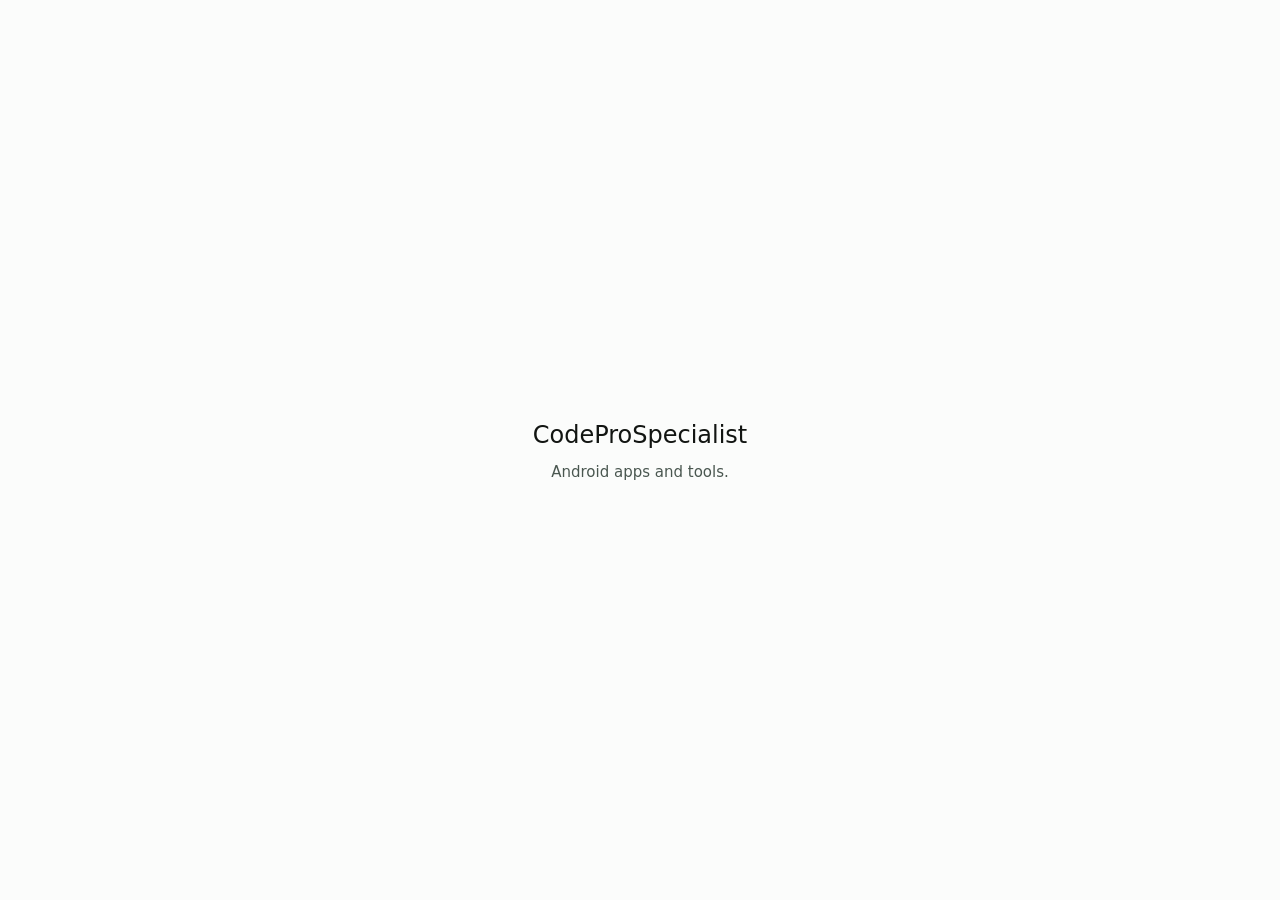
<file: index.html>
<!DOCTYPE html>
<html lang="en">
<head>
<meta charset="utf-8">
<meta name="viewport" content="width=device-width, initial-scale=1">
<title>CodeProSpecialist</title>
<style>
  body {
    margin: 0; min-height: 100vh; display: flex;
    align-items: center; justify-content: center;
    background: #FBFCFB; color: #121512;
    font: 500 17px/1.6 system-ui, -apple-system, "Segoe UI", Roboto, sans-serif;
  }
  main { text-align: center; padding: 24px; }
  h1 { font-size: 24px; font-weight: 500; margin: 0 0 6px; }
  p { color: #4A5750; margin: 0; font-size: 15px; }
</style>
</head>
<body>
<main>
  <h1>CodeProSpecialist</h1>
  <p>Android apps and tools.</p>
</main>
</body>
</html>
</file>
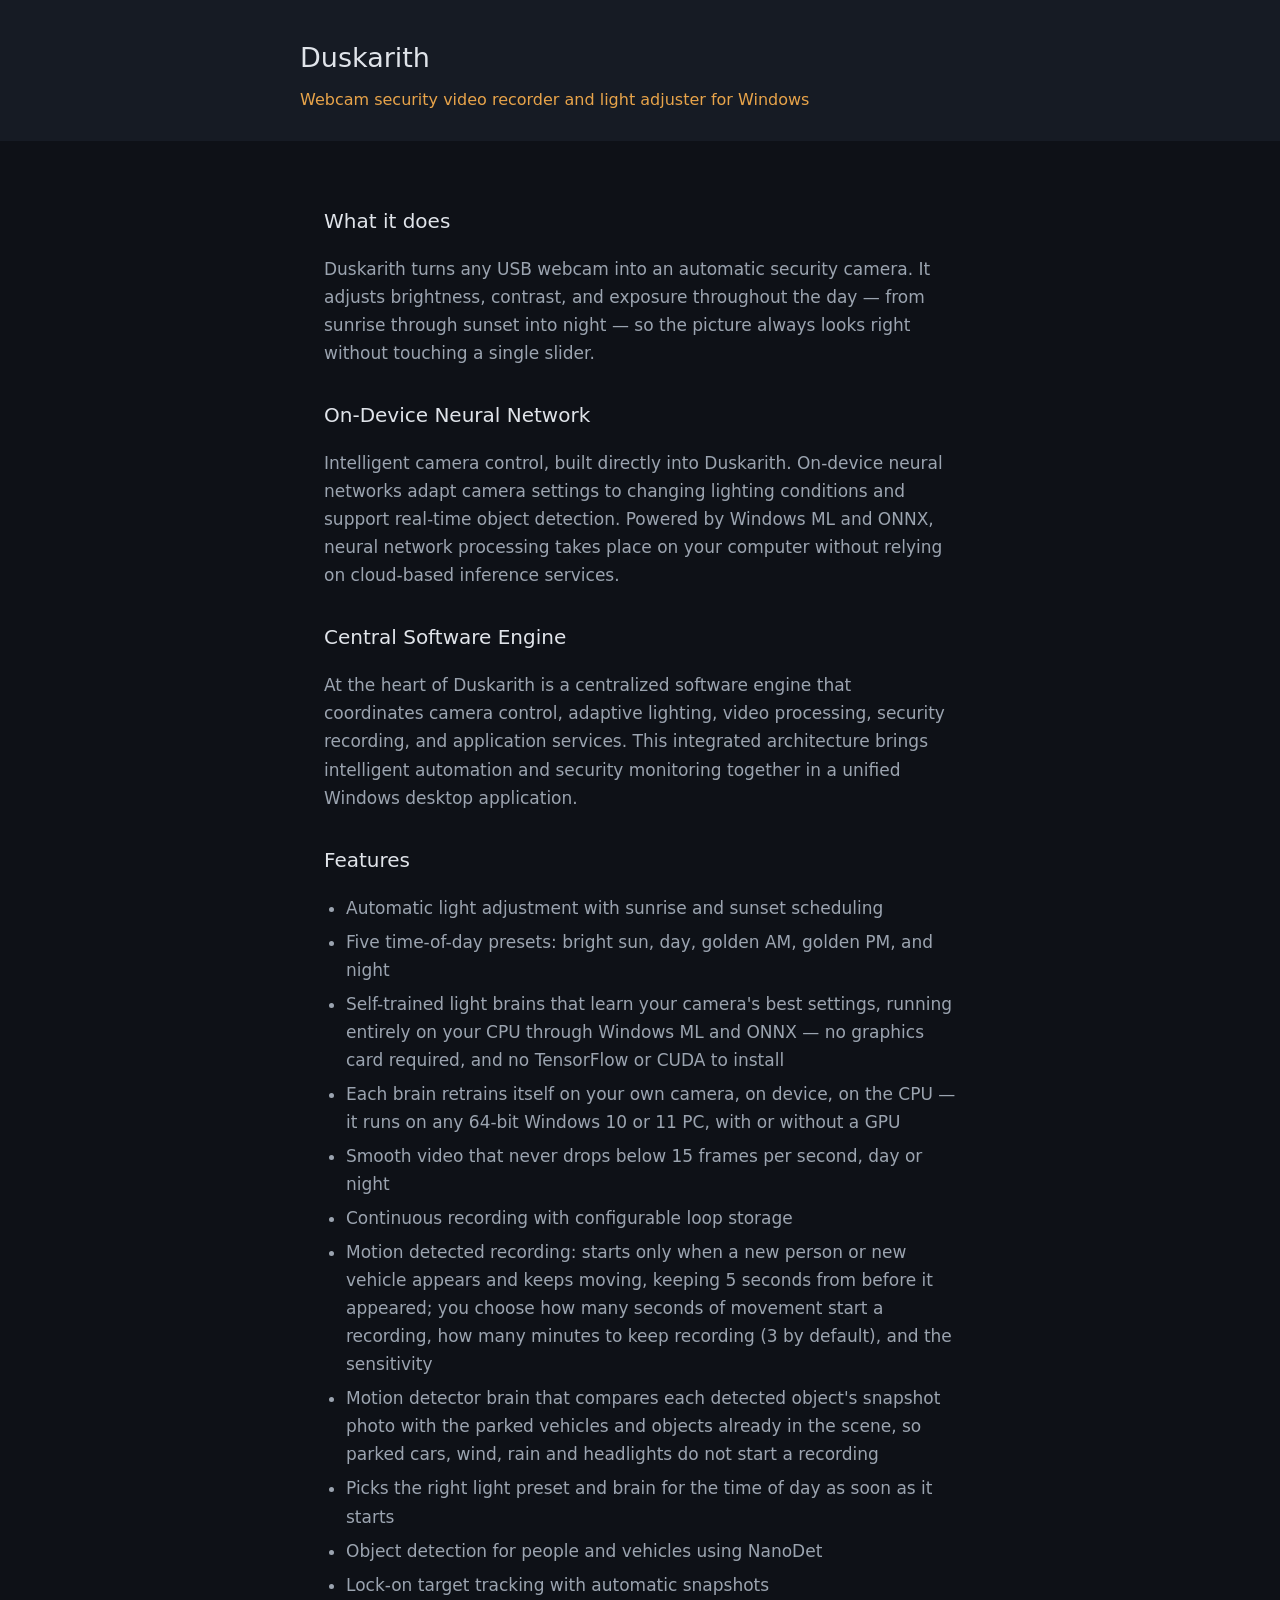
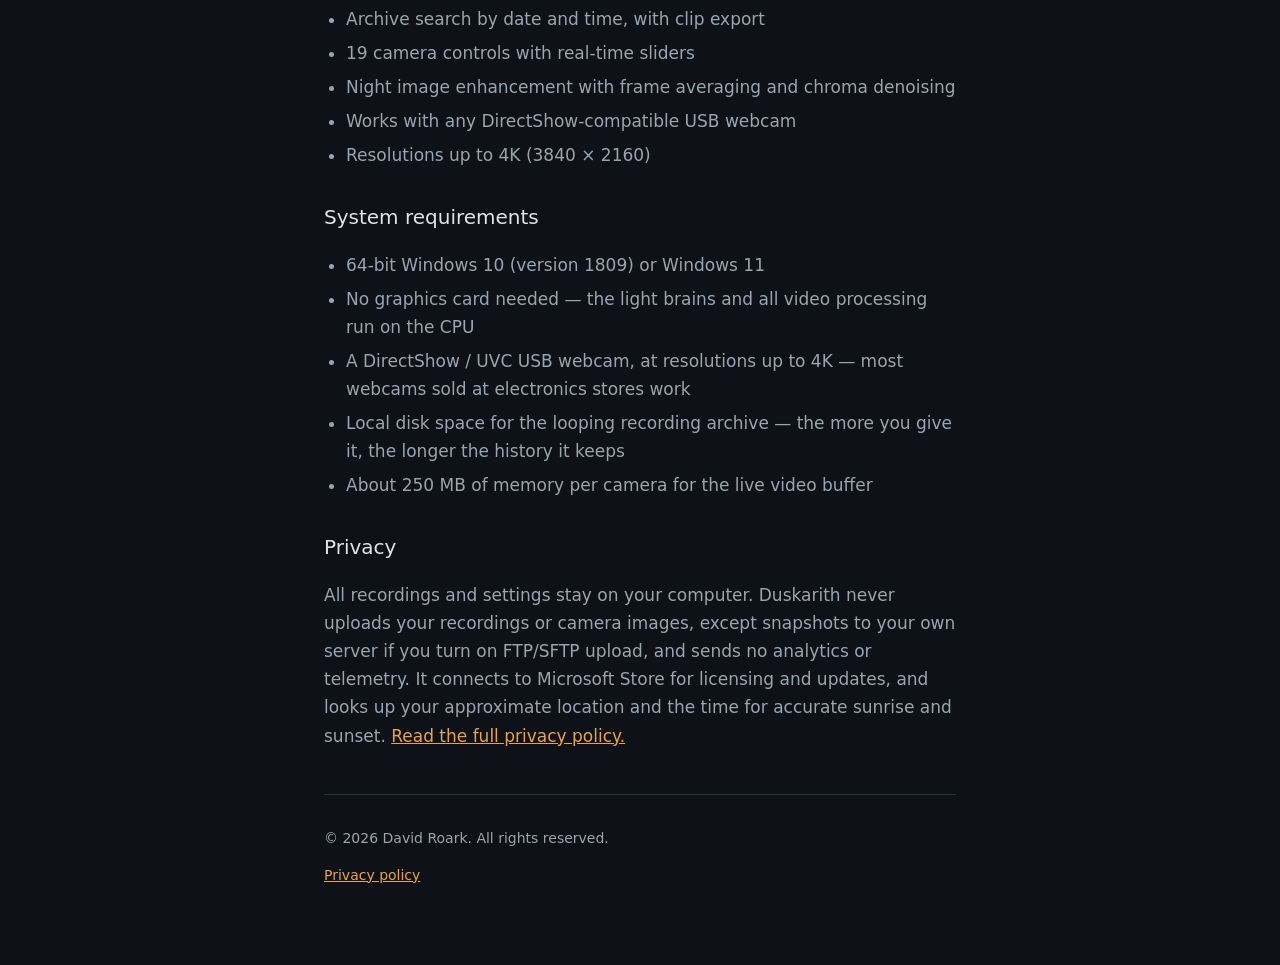
<file: duskarith/index.html>
<!DOCTYPE html>
<html lang="en">
<head>
<meta charset="utf-8">
<meta name="viewport" content="width=device-width, initial-scale=1">
<title>Duskarith — webcam security video recorder and light adjuster</title>
<style>
  :root {
    --bg: #0E1117; --header: #161B24; --ink: #E0E4EA;
    --muted: #9BA4B0; --accent: #E8A44A; --rule: #2A3040;
  }
  * { box-sizing: border-box; }
  body {
    margin: 0; background: var(--bg); color: var(--ink);
    font: 500 17px/1.65 system-ui, -apple-system, "Segoe UI", Roboto, sans-serif;
  }
  header { background: var(--header); padding: 36px 24px 28px; }
  .wrap { max-width: 680px; margin: 0 auto; }
  h1 { margin: 0 0 6px; font-size: 27px; font-weight: 500; }
  .tagline { color: var(--accent); font-size: 16px; margin: 0; }
  main { max-width: 680px; margin: 0 auto; padding: 32px 24px 64px; }
  h2 { font-size: 20px; font-weight: 500; margin: 32px 0 10px; }
  p { color: var(--muted); }
  ul { color: var(--muted); padding-left: 22px; }
  li { margin-bottom: 6px; }
  a { color: var(--accent); word-break: break-word; }
  footer {
    border-top: 1px solid var(--rule); margin-top: 44px; padding-top: 18px;
    font-size: 14px; color: var(--muted);
  }
</style>
</head>
<body>
<header>
  <div class="wrap">
    <h1>Duskarith</h1>
    <p class="tagline">Webcam security video recorder and light adjuster for Windows</p>
  </div>
</header>
<main>
  <h2>What it does</h2>
  <p>Duskarith turns any USB webcam into an automatic security camera. It adjusts
     brightness, contrast, and exposure throughout the day — from sunrise through
     sunset into night — so the picture always looks right without touching a
     single slider.</p>

  <h2>On-Device Neural Network</h2>
  <p>Intelligent camera control, built directly into Duskarith. On-device neural
     networks adapt camera settings to changing lighting conditions and support
     real-time object detection. Powered by Windows ML and ONNX, neural network
     processing takes place on your computer without relying on cloud-based
     inference services.</p>

  <h2>Central Software Engine</h2>
  <p>At the heart of Duskarith is a centralized software engine that coordinates
     camera control, adaptive lighting, video processing, security recording,
     and application services. This integrated architecture brings intelligent
     automation and security monitoring together in a unified Windows desktop
     application.</p>

  <h2>Features</h2>
  <ul>
    <li>Automatic light adjustment with sunrise and sunset scheduling</li>
    <li>Five time-of-day presets: bright sun, day, golden AM, golden PM, and night</li>
    <li>Self-trained light brains that learn your camera's best settings,
        running entirely on your CPU through Windows ML and ONNX &mdash; no
        graphics card required, and no TensorFlow or CUDA to install</li>
    <li>Each brain retrains itself on your own camera, on device, on the CPU
        &mdash; it runs on any 64-bit Windows 10 or 11 PC, with or without a GPU</li>
    <li>Smooth video that never drops below 15 frames per second, day or night</li>
    <li>Continuous recording with configurable loop storage</li>
    <li>Motion detected recording: starts only when a new person or new
      vehicle appears and keeps moving, keeping 5 seconds from before it
      appeared; you choose how many seconds of movement start a recording,
      how many minutes to keep recording (3 by default), and the
      sensitivity</li>
    <li>Motion detector brain that compares each detected object's snapshot
      photo with the parked vehicles and objects already in the scene, so
      parked cars, wind, rain and headlights do not start a recording</li>
    <li>Picks the right light preset and brain for the time of day as soon
      as it starts</li>
    <li>Object detection for people and vehicles using NanoDet</li>
    <li>Lock-on target tracking with automatic snapshots</li>
    <li>Archive search by date and time, with clip export</li>
    <li>19 camera controls with real-time sliders</li>
    <li>Night image enhancement with frame averaging and chroma denoising</li>
    <li>Works with any DirectShow-compatible USB webcam</li>
    <li>Resolutions up to 4K (3840 &times; 2160)</li>
  </ul>

  <h2>System requirements</h2>
  <ul>
    <li>64-bit Windows 10 (version 1809) or Windows 11</li>
    <li>No graphics card needed &mdash; the light brains and all video
        processing run on the CPU</li>
    <li>A DirectShow / UVC USB webcam, at resolutions up to 4K &mdash; most
        webcams sold at electronics stores work</li>
    <li>Local disk space for the looping recording archive &mdash; the more you
        give it, the longer the history it keeps</li>
    <li>About 250&nbsp;MB of memory per camera for the live video buffer</li>
  </ul>

  <h2>Privacy</h2>
  <p>All recordings and settings stay on your computer. Duskarith never uploads
     your recordings or camera images, except snapshots to your own server if
     you turn on FTP/SFTP upload, and sends no analytics or telemetry. It
     connects to Microsoft Store for licensing and updates, and looks up your
     approximate location and the time for accurate sunrise and sunset.
     <a href="privacy.html">Read the full privacy policy.</a></p>

  <footer>
    <p>&copy; 2026 David Roark. All rights reserved.</p>
    <p><a href="privacy.html">Privacy policy</a></p>
  </footer>
</main>
</body>
</html>
</file>
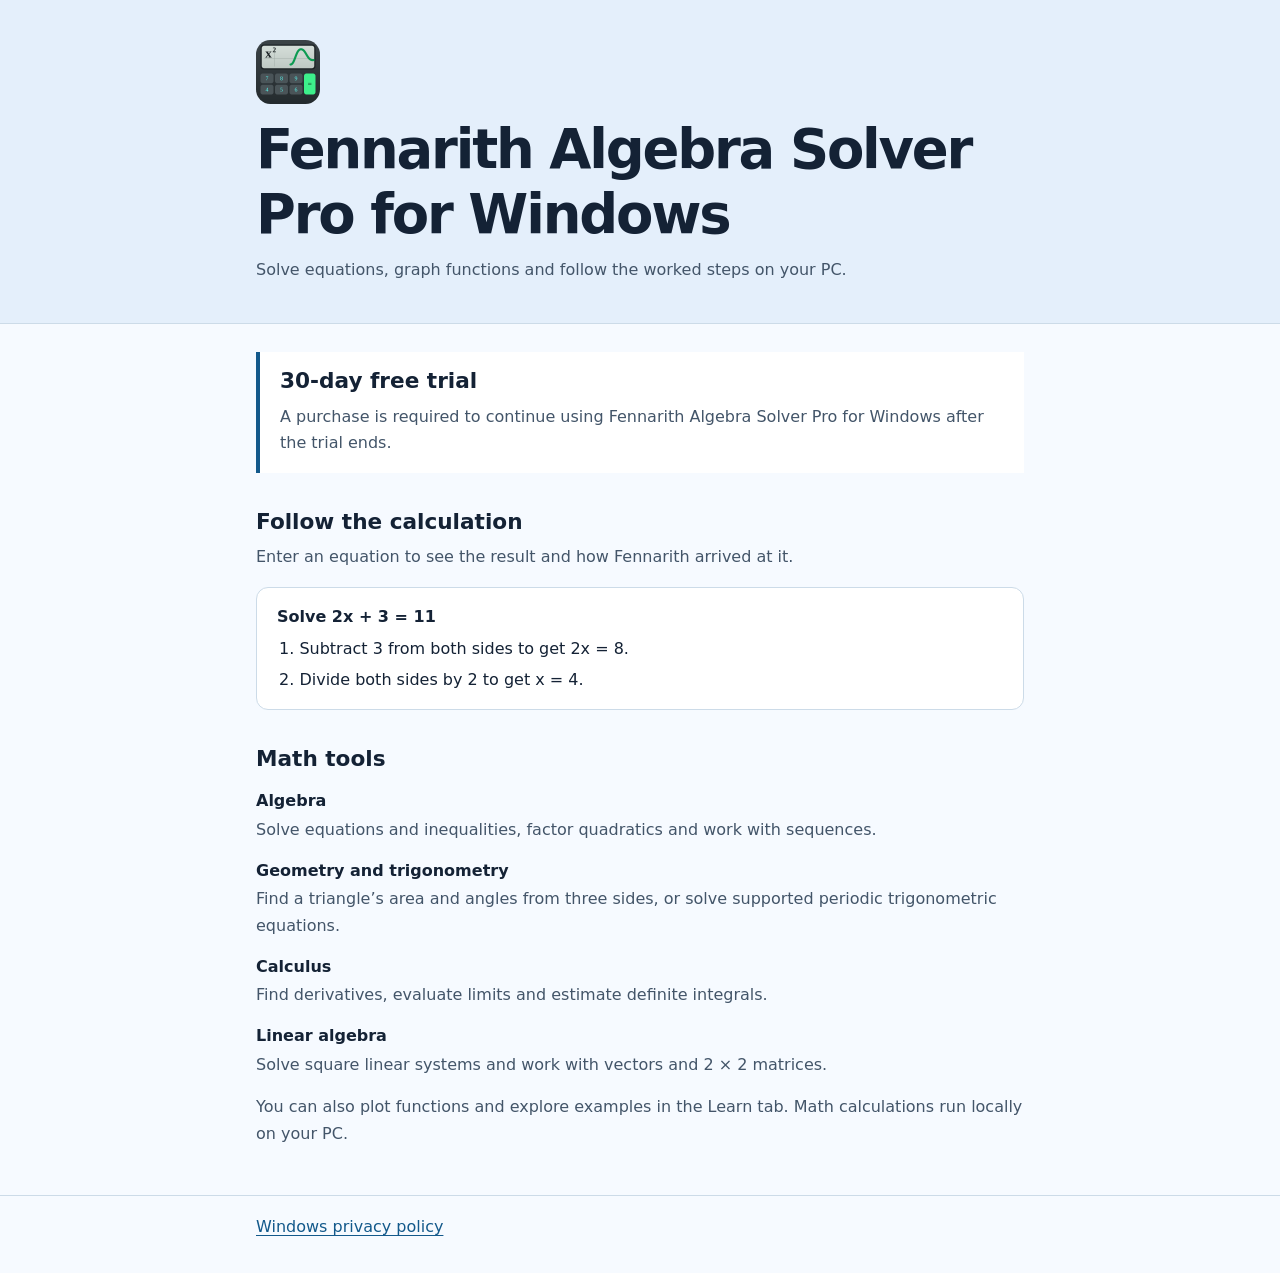
<file: fennarith-windows/index.html>
<!DOCTYPE html>
<html lang="en">
<head>
  <meta charset="utf-8">
  <meta name="viewport" content="width=device-width, initial-scale=1">
  <meta name="description" content="Fennarith Algebra Solver Pro for Windows is an offline math solver with worked steps, function graphs and lessons. A purchase is required after the 30-day free trial.">
  <title>Fennarith Algebra Solver Pro for Windows</title>
  <link rel="icon" href="icon.png" type="image/png">
  <link rel="stylesheet" href="style.css">
</head>
<body>
<header>
  <div class="wrap">
    <div class="brand">
      <img src="icon.png" width="64" height="64" alt="">
      <h1>Fennarith Algebra Solver Pro for Windows</h1>
    </div>
    <p>Solve equations, graph functions and follow the worked steps on your PC.</p>
  </div>
</header>
<main class="wrap">
  <section class="trial" aria-labelledby="trial">
    <h2 id="trial">30-day free trial</h2>
    <p>A purchase is required to continue using Fennarith Algebra Solver Pro for Windows after the trial ends.</p>
  </section>

  <section aria-labelledby="worked-example">
    <h2 id="worked-example">Follow the calculation</h2>
    <p>Enter an equation to see the result and how Fennarith arrived at it.</p>
    <figure class="example">
      <figcaption><strong>Solve 2x + 3 = 11</strong></figcaption>
      <ol>
        <li>Subtract 3 from both sides to get 2x = 8.</li>
        <li>Divide both sides by 2 to get x = 4.</li>
      </ol>
    </figure>
  </section>

  <section aria-labelledby="features">
    <h2 id="features">Math tools</h2>
    <dl>
      <dt>Algebra</dt><dd>Solve equations and inequalities, factor quadratics and work with sequences.</dd>
      <dt>Geometry and trigonometry</dt><dd>Find a triangle’s area and angles from three sides, or solve supported periodic trigonometric equations.</dd>
      <dt>Calculus</dt><dd>Find derivatives, evaluate limits and estimate definite integrals.</dd>
      <dt>Linear algebra</dt><dd>Solve square linear systems and work with vectors and 2 × 2 matrices.</dd>
    </dl>
    <p>You can also plot functions and explore examples in the Learn tab. Math calculations run locally on your PC.</p>
  </section>
</main>
<footer><div class="wrap"><a href="privacy.html">Windows privacy policy</a></div></footer>
</body>
</html>
</file>
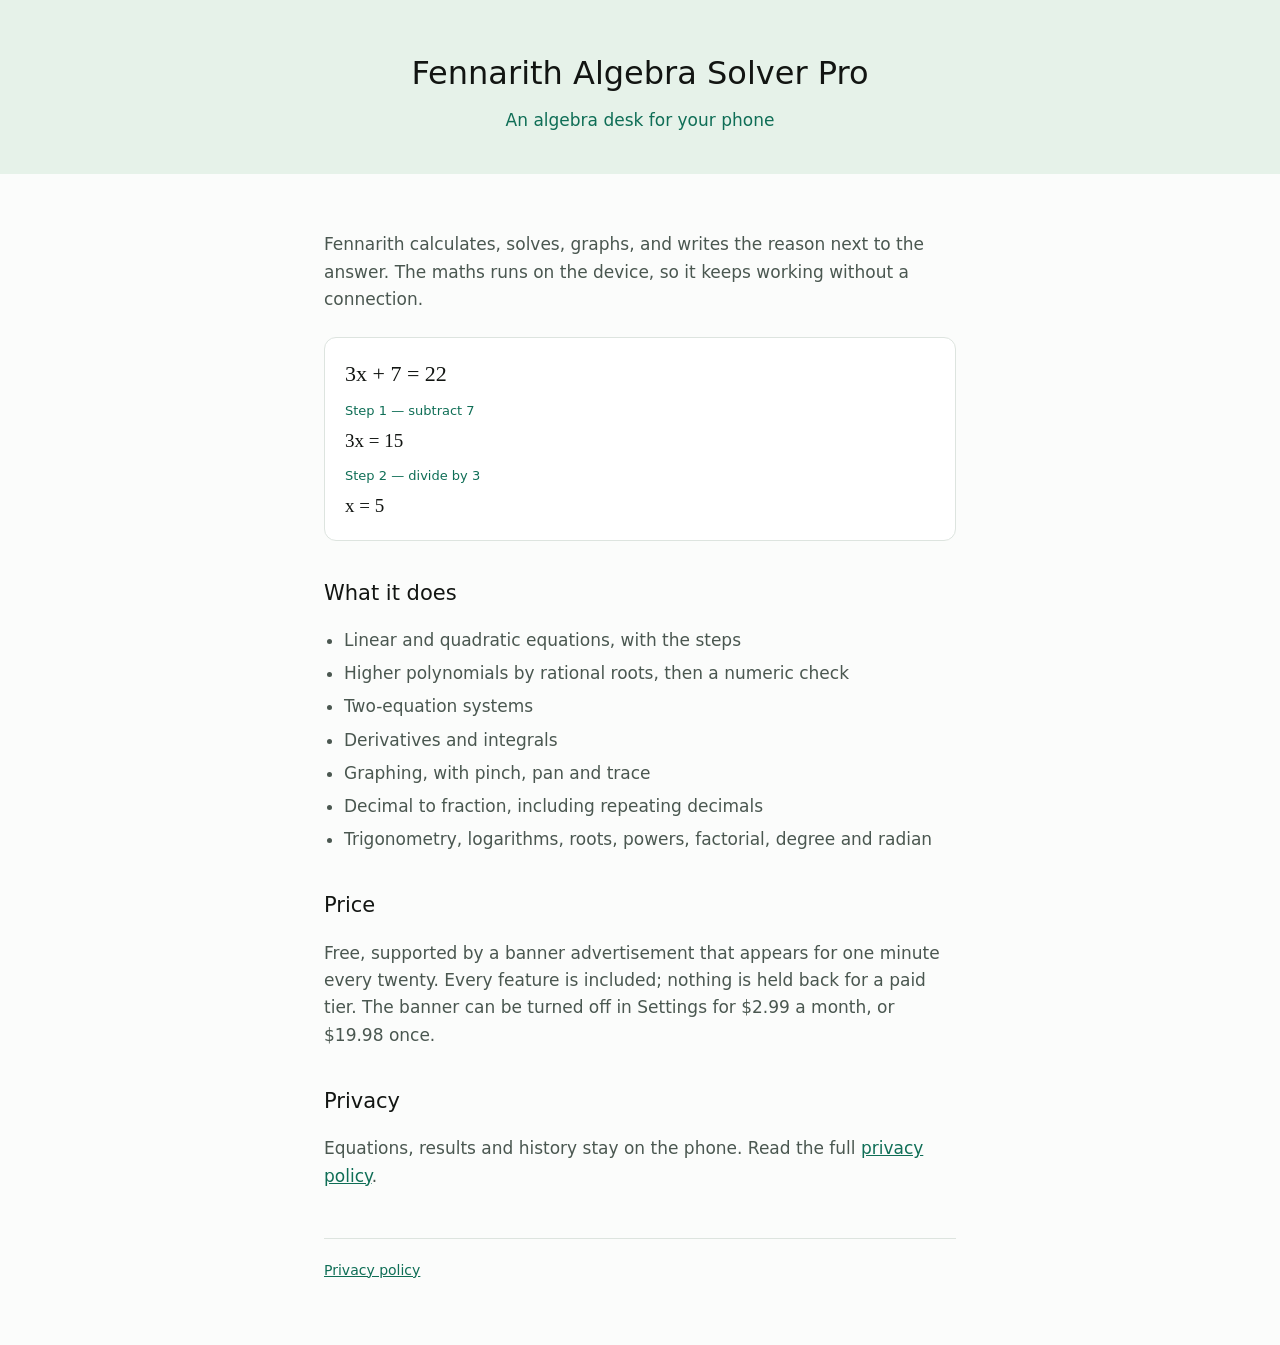
<file: fennarith/index.html>
<!DOCTYPE html>
<html lang="en">
<head>
<meta charset="utf-8">
<meta name="viewport" content="width=device-width, initial-scale=1">
<title>Fennarith Algebra Solver Pro</title>
<style>
  :root {
    --bg: #FBFCFB; --header: #E6F2E9; --ink: #121512;
    --muted: #4A5750; --accent: #0F6E56; --rule: #DDE4DF;
  }
  * { box-sizing: border-box; }
  body {
    margin: 0; background: var(--bg); color: var(--ink);
    font: 500 17px/1.6 system-ui, -apple-system, "Segoe UI", Roboto, sans-serif;
  }
  header {
    background: var(--header); padding: 48px 24px 40px; text-align: center;
  }
  h1 { margin: 0 0 8px; font-size: 32px; font-weight: 500; }
  .tag { color: var(--accent); margin: 0; font-size: 17px; }
  main { max-width: 680px; margin: 0 auto; padding: 40px 24px 64px; }
  h2 { font-size: 21px; font-weight: 500; margin: 36px 0 12px; }
  p { color: var(--muted); }
  ul { color: var(--muted); padding-left: 20px; }
  li { margin-bottom: 6px; }
  a { color: var(--accent); }
  .eq {
    background: #fff; border: 1px solid var(--rule); border-radius: 12px;
    padding: 18px 20px; margin: 24px 0; font-family: Georgia, serif;
  }
  .eq .q { font-size: 22px; margin-bottom: 10px; }
  .eq .s { color: var(--accent); font-size: 13px; font-family: system-ui, sans-serif; }
  .eq .a { font-size: 19px; margin-top: 4px; }
  footer {
    border-top: 1px solid var(--rule); margin-top: 48px; padding-top: 20px;
    font-size: 14px; color: var(--muted);
  }
</style>
</head>
<body>

<header>
  <h1>Fennarith Algebra Solver Pro</h1>
  <p class="tag">An algebra desk for your phone</p>
</header>

<main>
  <p>Fennarith calculates, solves, graphs, and writes the reason next to the
  answer. The maths runs on the device, so it keeps working without a
  connection.</p>

  <div class="eq">
    <div class="q">3x + 7 = 22</div>
    <div class="s">Step 1 — subtract 7</div>
    <div class="a">3x = 15</div>
    <div class="s" style="margin-top:10px">Step 2 — divide by 3</div>
    <div class="a">x = 5</div>
  </div>

  <h2>What it does</h2>
  <ul>
    <li>Linear and quadratic equations, with the steps</li>
    <li>Higher polynomials by rational roots, then a numeric check</li>
    <li>Two-equation systems</li>
    <li>Derivatives and integrals</li>
    <li>Graphing, with pinch, pan and trace</li>
    <li>Decimal to fraction, including repeating decimals</li>
    <li>Trigonometry, logarithms, roots, powers, factorial, degree and radian</li>
  </ul>

  <h2>Price</h2>
  <p>Free, supported by a banner advertisement that appears for one minute
  every twenty. Every feature is included; nothing is held back for a paid
  tier. The banner can be turned off in Settings for $2.99 a month, or
  $19.98 once.</p>

  <h2>Privacy</h2>
  <p>Equations, results and history stay on the phone. Read the full
  <a href="privacy.html">privacy policy</a>.</p>

  <footer>
    <a href="privacy.html">Privacy policy</a>
  </footer>
</main>

</body>
</html>
</file>
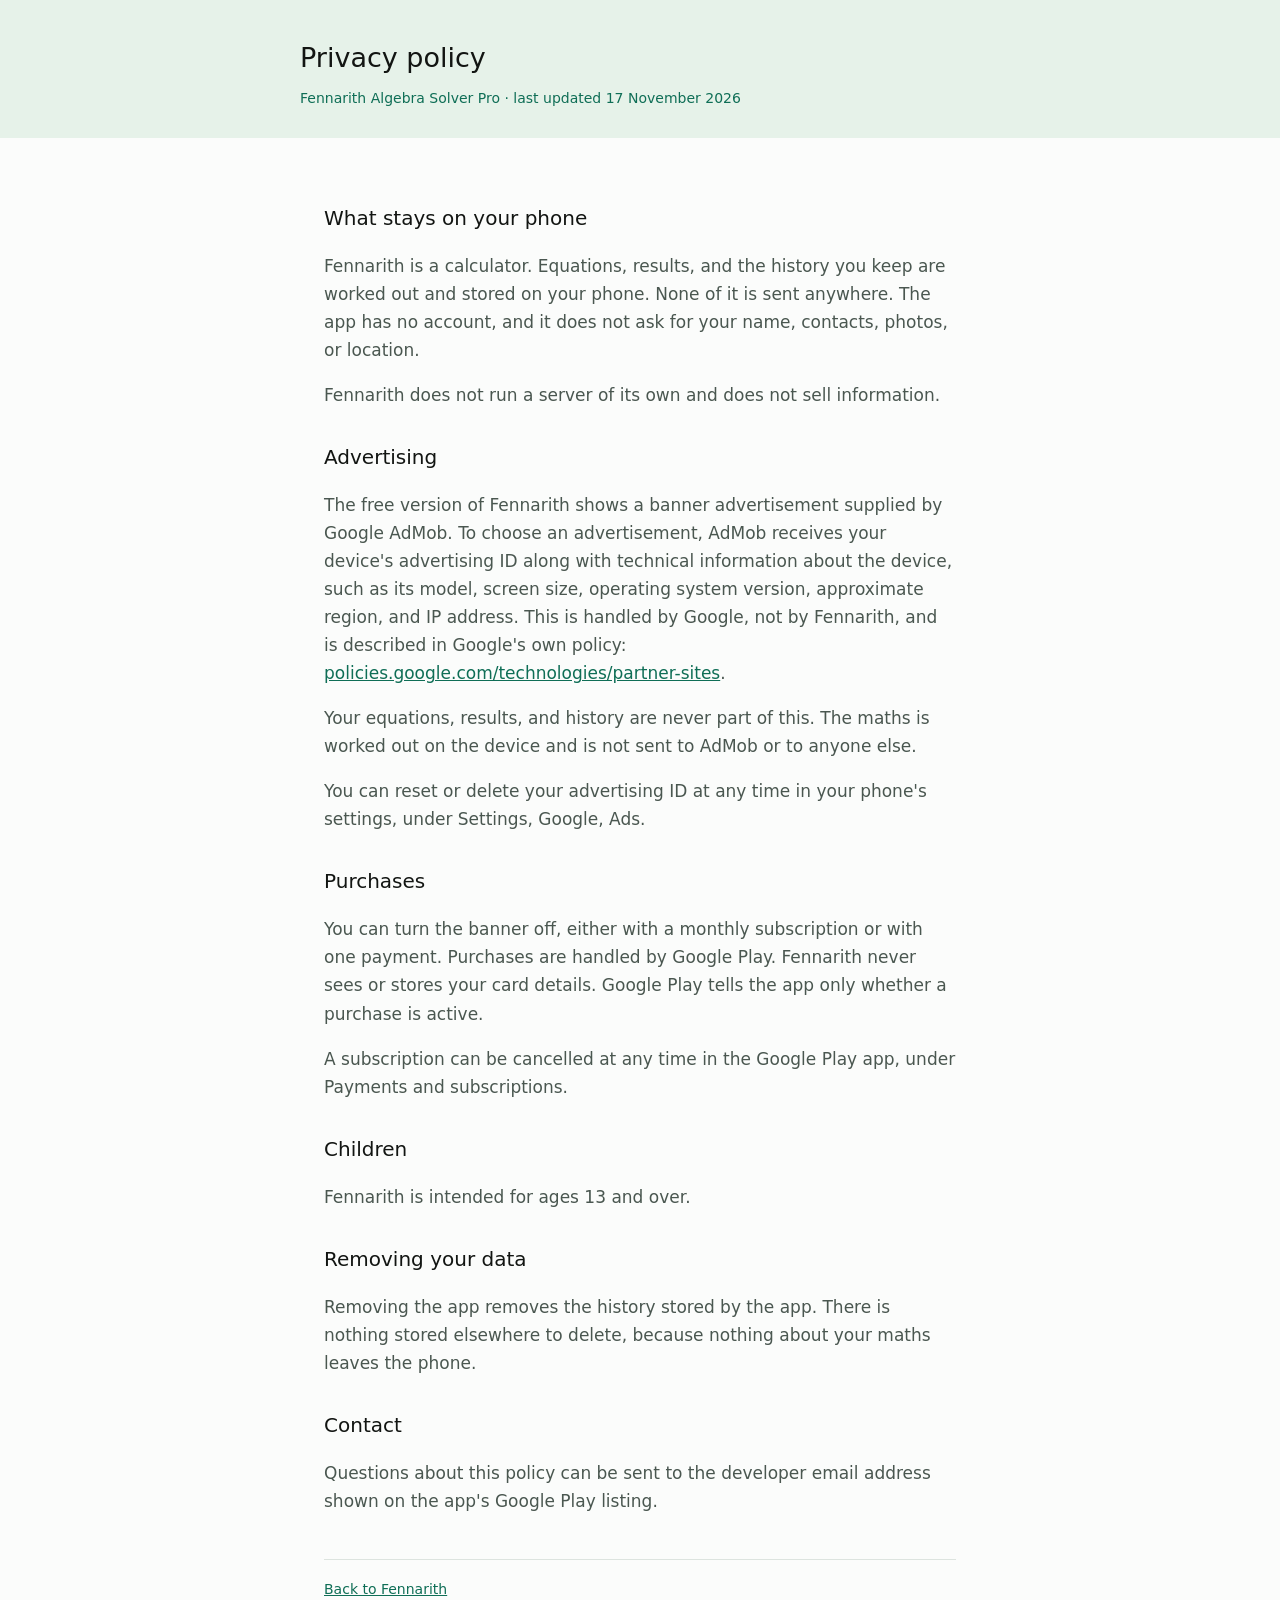
<file: privacy.html>
<!DOCTYPE html>
<html lang="en">
<head>
<meta charset="utf-8">
<meta name="viewport" content="width=device-width, initial-scale=1">
<title>Privacy policy — Fennarith Algebra Solver Pro</title>
<style>
  :root {
    --bg: #FBFCFB; --header: #E6F2E9; --ink: #121512;
    --muted: #4A5750; --accent: #0F6E56; --rule: #DDE4DF;
  }
  * { box-sizing: border-box; }
  body {
    margin: 0; background: var(--bg); color: var(--ink);
    font: 500 17px/1.65 system-ui, -apple-system, "Segoe UI", Roboto, sans-serif;
  }
  header { background: var(--header); padding: 36px 24px 28px; }
  .wrap { max-width: 680px; margin: 0 auto; }
  h1 { margin: 0 0 6px; font-size: 27px; font-weight: 500; }
  .date { color: var(--accent); font-size: 14px; margin: 0; }
  main { max-width: 680px; margin: 0 auto; padding: 32px 24px 64px; }
  h2 { font-size: 20px; font-weight: 500; margin: 32px 0 10px; }
  p { color: var(--muted); }
  a { color: var(--accent); word-break: break-word; }
  footer {
    border-top: 1px solid var(--rule); margin-top: 44px; padding-top: 18px;
    font-size: 14px; color: var(--muted);
  }
</style>
</head>
<body>

<header><div class="wrap">
  <h1>Privacy policy</h1>
  <p class="date">Fennarith Algebra Solver Pro · last updated 17 November 2026</p>
</div></header>

<main>

<h2>What stays on your phone</h2>
<p>Fennarith is a calculator. Equations, results, and the history you keep are
worked out and stored on your phone. None of it is sent anywhere. The app has
no account, and it does not ask for your name, contacts, photos, or location.</p>
<p>Fennarith does not run a server of its own and does not sell information.</p>

<h2>Advertising</h2>
<p>The free version of Fennarith shows a banner advertisement supplied by
Google AdMob. To choose an advertisement, AdMob receives your device's
advertising ID along with technical information about the device, such as its
model, screen size, operating system version, approximate region, and IP
address. This is handled by Google, not by Fennarith, and is described in
Google's own policy:
<a href="https://policies.google.com/technologies/partner-sites">policies.google.com/technologies/partner-sites</a>.</p>
<p>Your equations, results, and history are never part of this. The maths is
worked out on the device and is not sent to AdMob or to anyone else.</p>
<p>You can reset or delete your advertising ID at any time in your phone's
settings, under Settings, Google, Ads.</p>

<h2>Purchases</h2>
<p>You can turn the banner off, either with a monthly subscription or with one
payment. Purchases are handled by Google Play. Fennarith never sees or stores
your card details. Google Play tells the app only whether a purchase is
active.</p>
<p>A subscription can be cancelled at any time in the Google Play app, under
Payments and subscriptions.</p>

<h2>Children</h2>
<p>Fennarith is intended for ages 13 and over.</p>

<h2>Removing your data</h2>
<p>Removing the app removes the history stored by the app. There is nothing
stored elsewhere to delete, because nothing about your maths leaves the
phone.</p>

<h2>Contact</h2>
<p>Questions about this policy can be sent to the developer email address shown
on the app's Google Play listing.</p>

<footer><a href="index.html">Back to Fennarith</a></footer>

</main>
</body>
</html>
</file>
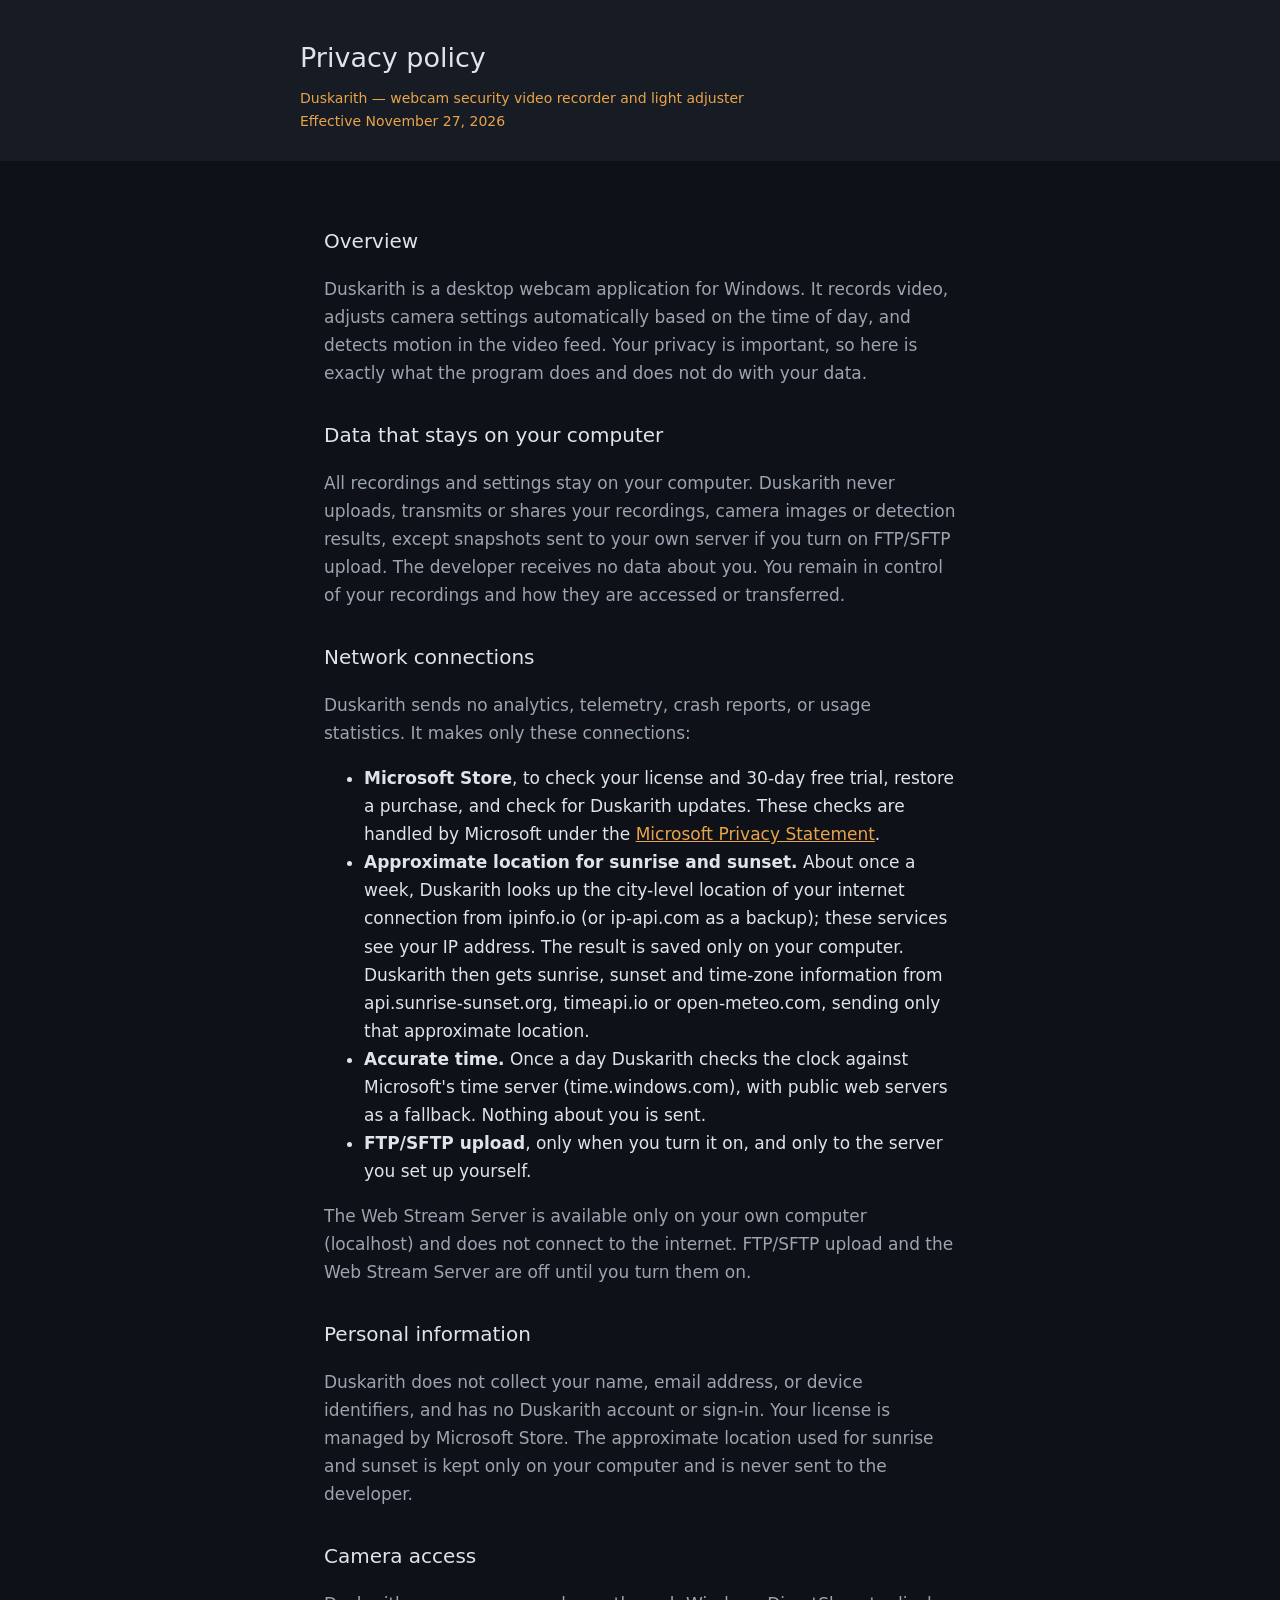
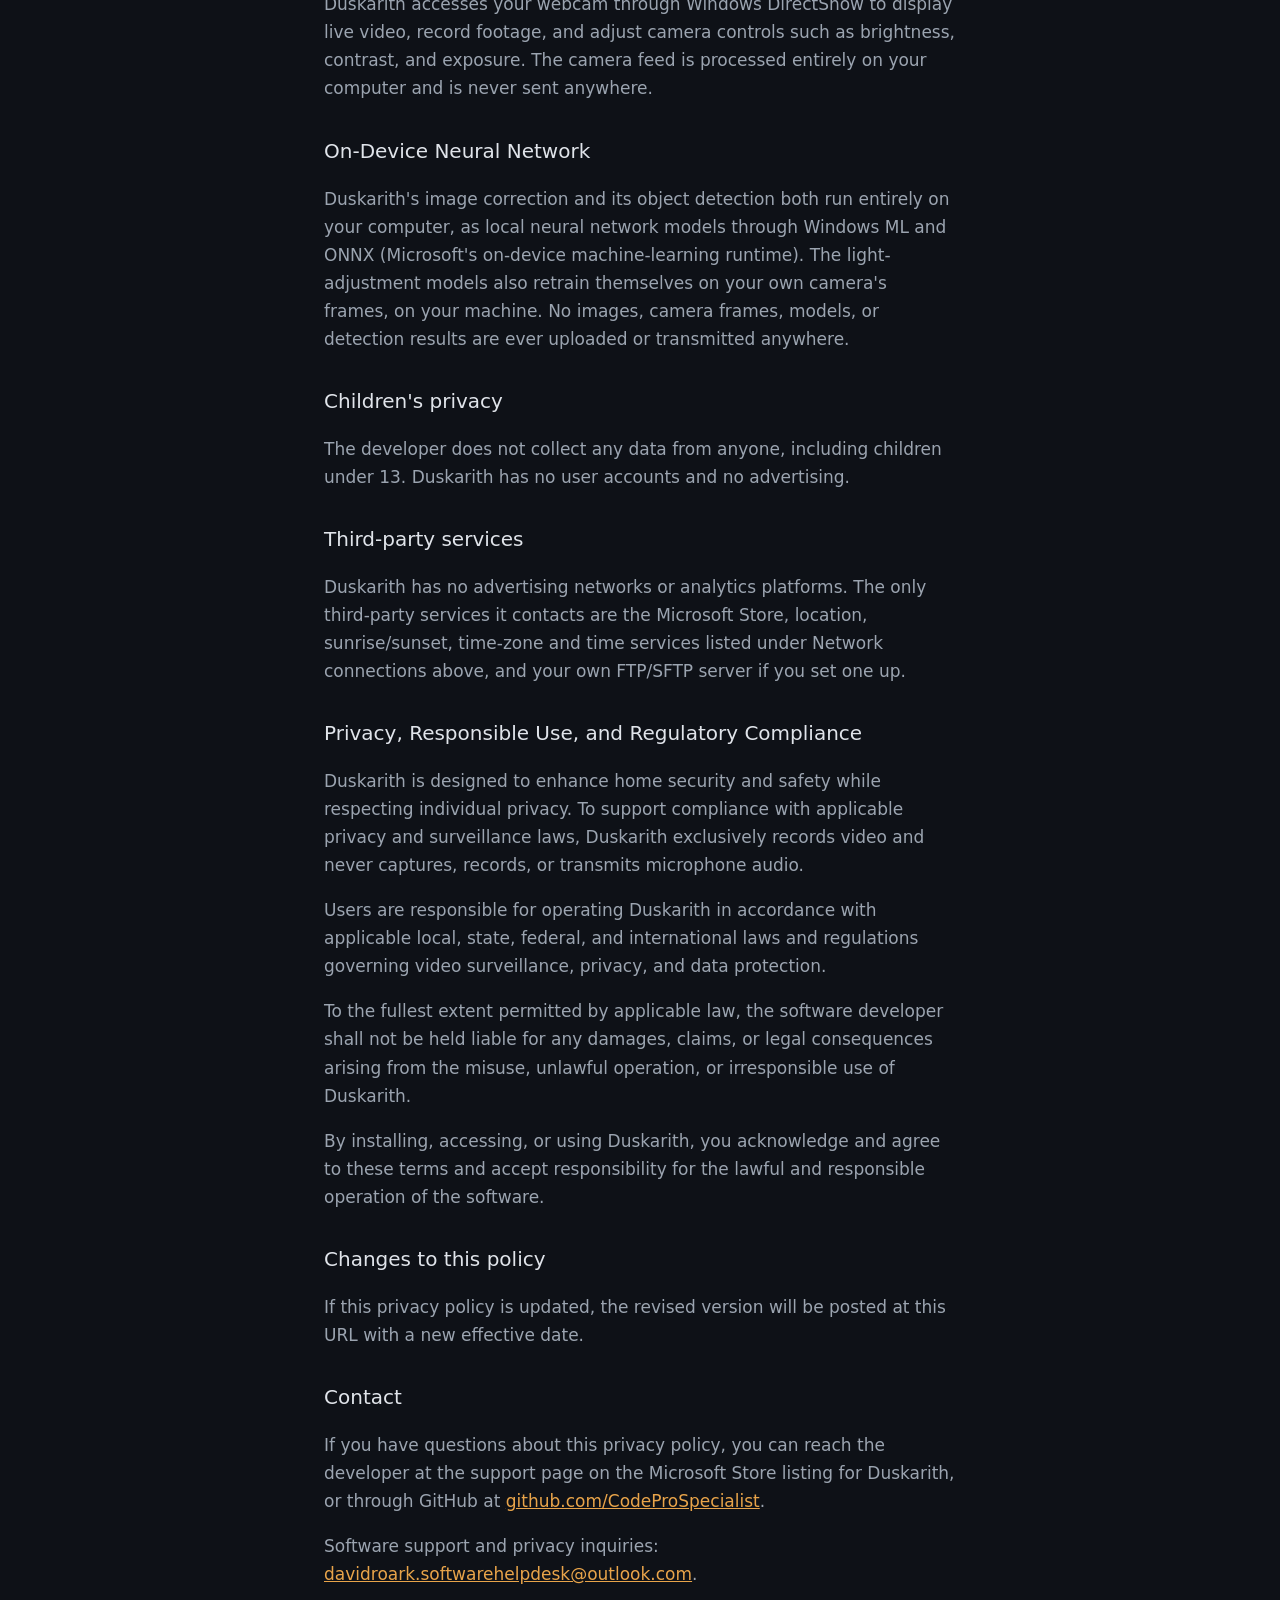
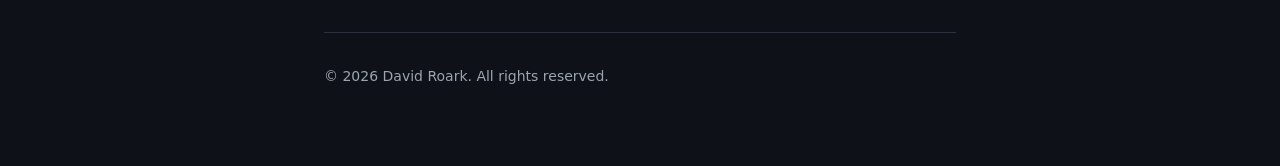
<file: duskarith/privacy.html>
<!DOCTYPE html>
<html lang="en">
<head>
<meta charset="utf-8">
<meta name="viewport" content="width=device-width, initial-scale=1">
<title>Privacy policy — Duskarith</title>
<style>
  :root {
    --bg: #0E1117; --header: #161B24; --ink: #E0E4EA;
    --muted: #9BA4B0; --accent: #E8A44A; --rule: #2A3040;
  }
  * { box-sizing: border-box; }
  body {
    margin: 0; background: var(--bg); color: var(--ink);
    font: 500 17px/1.65 system-ui, -apple-system, "Segoe UI", Roboto, sans-serif;
  }
  header { background: var(--header); padding: 36px 24px 28px; }
  .wrap { max-width: 680px; margin: 0 auto; }
  h1 { margin: 0 0 6px; font-size: 27px; font-weight: 500; }
  .date { color: var(--accent); font-size: 14px; margin: 0; }
  main { max-width: 680px; margin: 0 auto; padding: 32px 24px 64px; }
  h2 { font-size: 20px; font-weight: 500; margin: 32px 0 10px; }
  p { color: var(--muted); }
  a { color: var(--accent); word-break: break-word; }
  footer {
    border-top: 1px solid var(--rule); margin-top: 44px; padding-top: 18px;
    font-size: 14px; color: var(--muted);
  }
</style>
</head>
<body>
<header>
  <div class="wrap">
    <h1>Privacy policy</h1>
    <p class="date">Duskarith &mdash; webcam security video recorder and light adjuster</p>
    <p class="date">Effective November 27, 2026</p>
  </div>
</header>
<main>
  <h2>Overview</h2>
  <p>Duskarith is a desktop webcam application for Windows. It records video,
     adjusts camera settings automatically based on the time of day, and detects
     motion in the video feed. Your privacy is important, so here is exactly what
     the program does and does not do with your data.</p>

  <h2>Data that stays on your computer</h2>
  <p>All recordings and settings stay on your computer. Duskarith never uploads,
     transmits or shares your recordings, camera images or detection results,
     except snapshots sent to your own server if you turn on FTP/SFTP upload.
     The developer receives no data about you. You remain in control of your
     recordings and how they are accessed or transferred.</p>

  <h2>Network connections</h2>
  <p>Duskarith sends no analytics, telemetry, crash reports, or usage
     statistics. It makes only these connections:</p>
  <ul>
    <li><strong>Microsoft Store</strong>, to check your license and 30-day free
        trial, restore a purchase, and check for Duskarith updates. These
        checks are handled by Microsoft under the
        <a href="https://privacy.microsoft.com/privacystatement">Microsoft Privacy Statement</a>.</li>
    <li><strong>Approximate location for sunrise and sunset.</strong> About once
        a week, Duskarith looks up the city-level location of your internet
        connection from ipinfo.io (or ip-api.com as a backup); these services
        see your IP address. The result is saved only on your computer.
        Duskarith then gets sunrise, sunset and time-zone information from
        api.sunrise-sunset.org, timeapi.io or open-meteo.com, sending only that
        approximate location.</li>
    <li><strong>Accurate time.</strong> Once a day Duskarith checks the clock
        against Microsoft's time server (time.windows.com), with public web
        servers as a fallback. Nothing about you is sent.</li>
    <li><strong>FTP/SFTP upload</strong>, only when you turn it on, and only to
        the server you set up yourself.</li>
  </ul>
  <p>The Web Stream Server is available only on your own computer (localhost)
     and does not connect to the internet. FTP/SFTP upload and the Web Stream
     Server are off until you turn them on.</p>

  <h2>Personal information</h2>
  <p>Duskarith does not collect your name, email address, or device
     identifiers, and has no Duskarith account or sign-in. Your license is
     managed by Microsoft Store. The approximate location used for sunrise and
     sunset is kept only on your computer and is never sent to the developer.</p>

  <h2>Camera access</h2>
  <p>Duskarith accesses your webcam through Windows DirectShow to display live video,
     record footage, and adjust camera controls such as brightness, contrast, and
     exposure. The camera feed is processed entirely on your computer and is never
     sent anywhere.</p>

  <h2>On-Device Neural Network</h2>
  <p>Duskarith's image correction and its object detection both run entirely on
     your computer, as local neural network models through Windows ML and ONNX
     (Microsoft's on-device machine-learning runtime). The light-adjustment
     models also retrain themselves on your own camera's frames, on your
     machine. No images, camera frames, models, or detection results are ever
     uploaded or transmitted anywhere.</p>

  <h2>Children's privacy</h2>
  <p>The developer does not collect any data from anyone, including children
     under 13. Duskarith has no user accounts and no advertising.</p>

  <h2>Third-party services</h2>
  <p>Duskarith has no advertising networks or analytics platforms. The only
     third-party services it contacts are the Microsoft Store, location,
     sunrise/sunset, time-zone and time services listed under Network
     connections above, and your own FTP/SFTP server if you set one up.</p>

  <h2>Privacy, Responsible Use, and Regulatory Compliance</h2>
  <p>Duskarith is designed to enhance home security and safety while respecting individual privacy. To support compliance with applicable privacy and surveillance laws, Duskarith exclusively records video and never captures, records, or transmits microphone audio.</p>

  <p>Users are responsible for operating Duskarith in accordance with applicable local, state, federal, and international laws and regulations governing video surveillance, privacy, and data protection.</p>

  <p>To the fullest extent permitted by applicable law, the software developer shall not be held liable for any damages, claims, or legal consequences arising from the misuse, unlawful operation, or irresponsible use of Duskarith.</p>

  <p>By installing, accessing, or using Duskarith, you acknowledge and agree to these terms and accept responsibility for the lawful and responsible operation of the software.</p>

  <h2>Changes to this policy</h2>
  <p>If this privacy policy is updated, the revised version will be posted at this
     URL with a new effective date.</p>

  <h2>Contact</h2>
  <p>If you have questions about this privacy policy, you can reach the developer
     at the support page on the Microsoft Store listing for Duskarith, or through
     GitHub at
     <a href="https://github.com/CodeProSpecialist">github.com/CodeProSpecialist</a>.</p>

  <p>Software support and privacy inquiries: <a href="mailto:davidroark.softwarehelpdesk@outlook.com">davidroark.softwarehelpdesk@outlook.com</a>.</p>

  <footer>
    <p>&copy; 2026 David Roark. All rights reserved.</p>
  </footer>
</main>
</body>
</html>
</file>
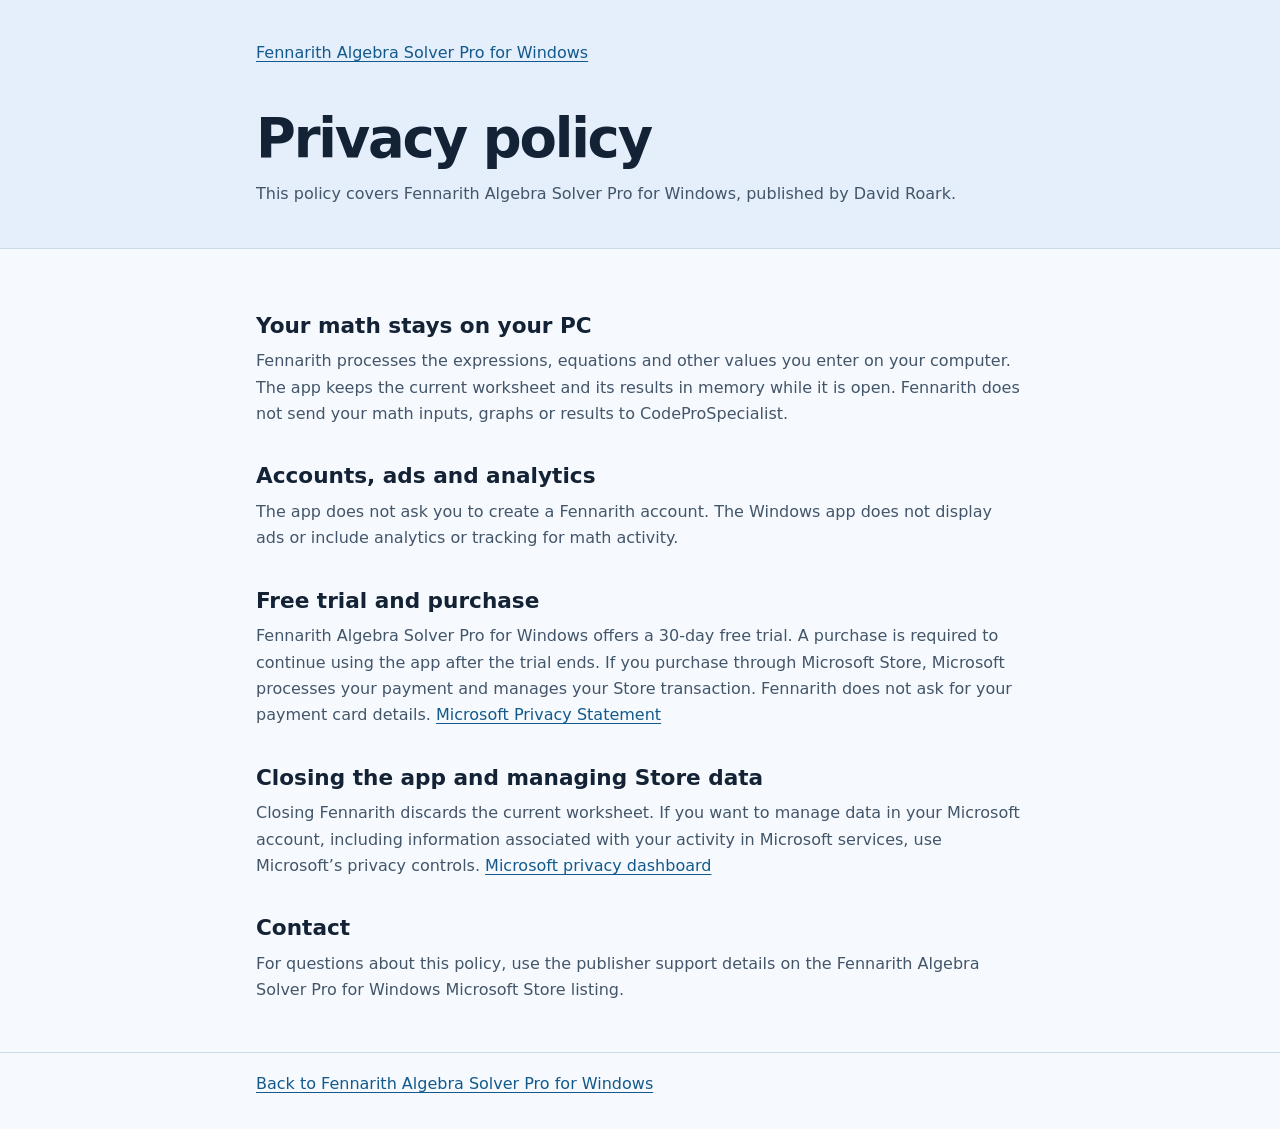
<file: fennarith-windows/privacy.html>
<!DOCTYPE html>
<html lang="en">
<head>
  <meta charset="utf-8">
  <meta name="viewport" content="width=device-width, initial-scale=1">
  <meta name="description" content="Privacy policy for Fennarith Algebra Solver Pro for Windows.">
  <title>Fennarith Algebra Solver Pro for Windows | Privacy Policy</title>
  <link rel="icon" href="icon.png" type="image/png">
  <link rel="stylesheet" href="style.css">
</head>
<body>
<header>
  <div class="wrap">
    <nav aria-label="Product"><a href="./">Fennarith Algebra Solver Pro for Windows</a></nav>
    <h1>Privacy policy</h1>
    <p>This policy covers Fennarith Algebra Solver Pro for Windows, published by David Roark.</p>
  </div>
</header>
<main class="wrap">
  <h2>Your math stays on your PC</h2>
  <p>Fennarith processes the expressions, equations and other values you enter on your computer. The app keeps the current worksheet and its results in memory while it is open. Fennarith does not send your math inputs, graphs or results to CodeProSpecialist.</p>

  <h2>Accounts, ads and analytics</h2>
  <p>The app does not ask you to create a Fennarith account. The Windows app does not display ads or include analytics or tracking for math activity.</p>

  <h2>Free trial and purchase</h2>
  <p>Fennarith Algebra Solver Pro for Windows offers a 30-day free trial. A purchase is required to continue using the app after the trial ends. If you purchase through Microsoft Store, Microsoft processes your payment and manages your Store transaction. Fennarith does not ask for your payment card details. <a href="https://www.microsoft.com/en-us/privacy/privacystatement">Microsoft Privacy Statement</a></p>

  <h2>Closing the app and managing Store data</h2>
  <p>Closing Fennarith discards the current worksheet. If you want to manage data in your Microsoft account, including information associated with your activity in Microsoft services, use Microsoft’s privacy controls. <a href="https://account.microsoft.com/privacy">Microsoft privacy dashboard</a></p>

  <h2>Contact</h2>
  <p>For questions about this policy, use the publisher support details on the Fennarith Algebra Solver Pro for Windows Microsoft Store listing.</p>
</main>
<footer><div class="wrap"><a href="./">Back to Fennarith Algebra Solver Pro for Windows</a></div></footer>
</body>
</html>
</file>
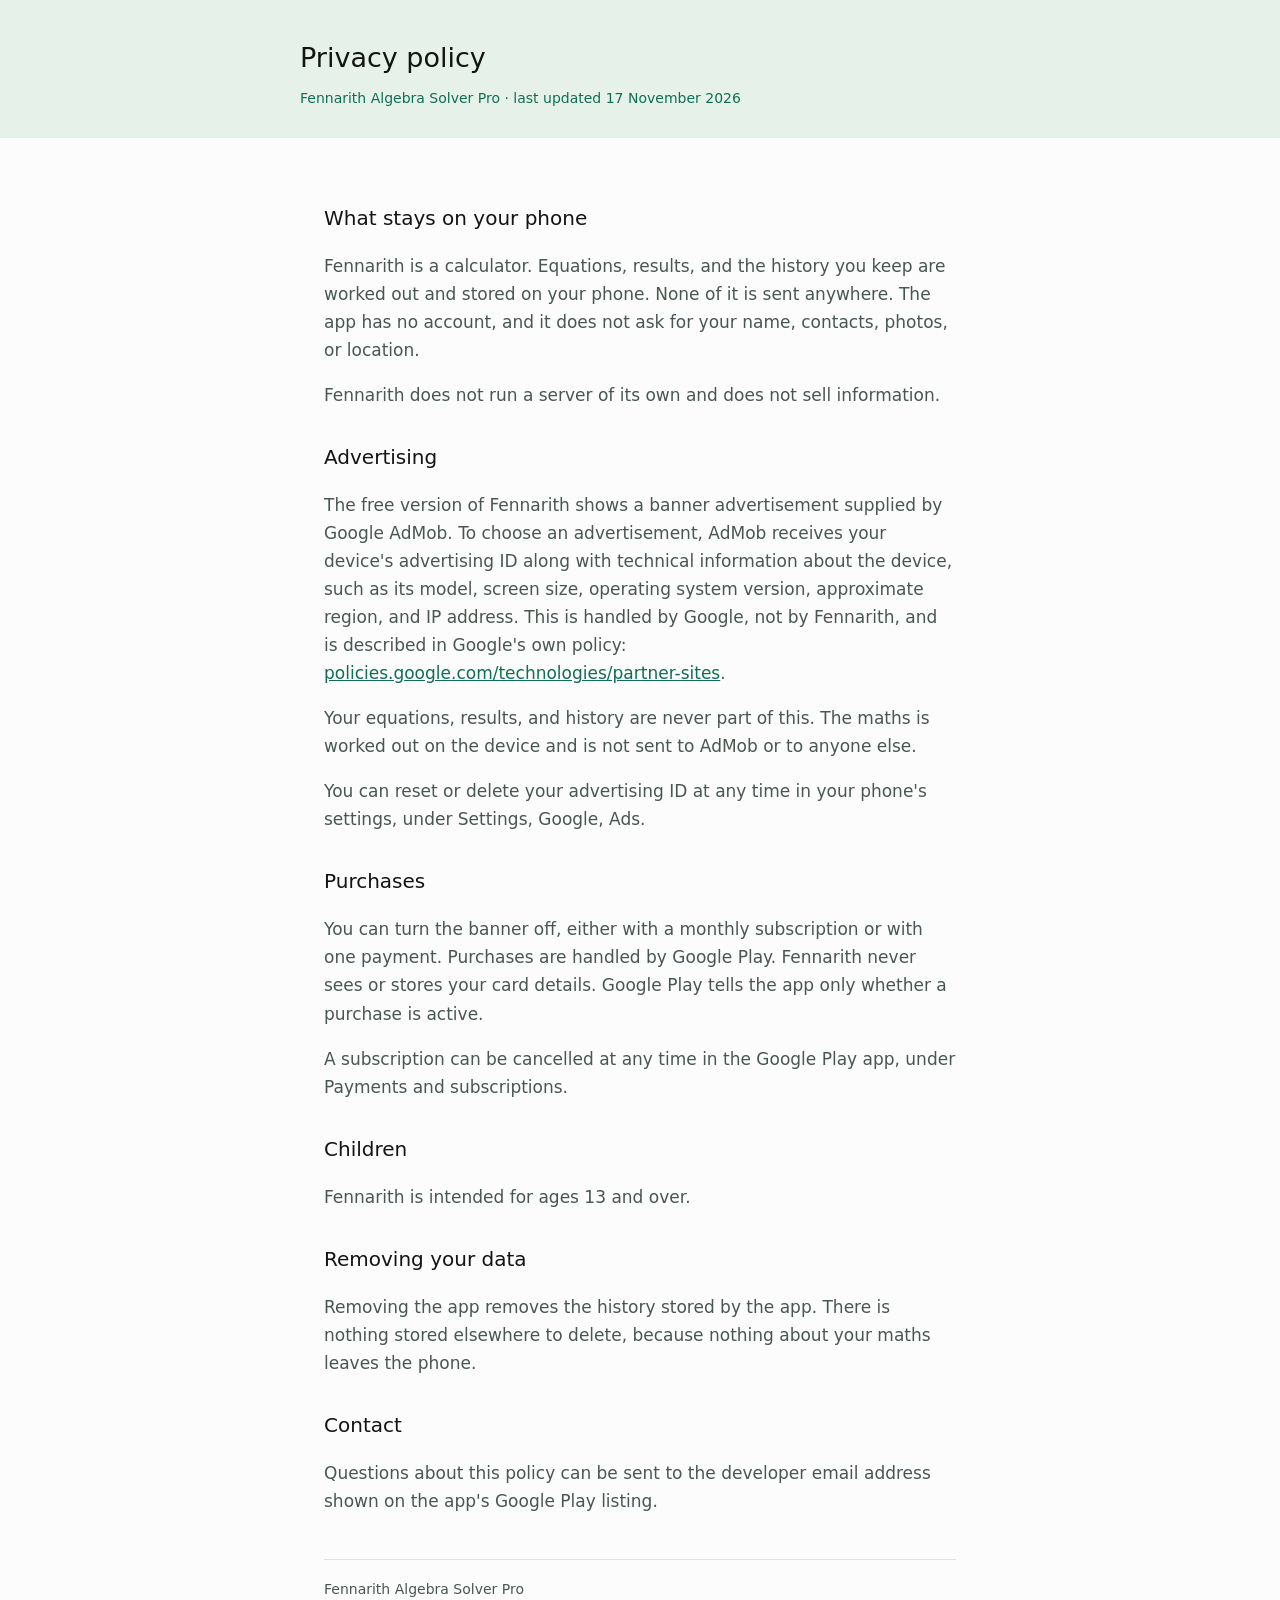
<file: fennarith/privacy.html>
<!DOCTYPE html>
<html lang="en">
<head>
<meta charset="utf-8">
<meta name="viewport" content="width=device-width, initial-scale=1">
<title>Privacy policy — Fennarith Algebra Solver Pro</title>
<style>
  :root {
    --bg: #FBFCFB; --header: #E6F2E9; --ink: #121512;
    --muted: #4A5750; --accent: #0F6E56; --rule: #DDE4DF;
  }
  * { box-sizing: border-box; }
  body {
    margin: 0; background: var(--bg); color: var(--ink);
    font: 500 17px/1.65 system-ui, -apple-system, "Segoe UI", Roboto, sans-serif;
  }
  header { background: var(--header); padding: 36px 24px 28px; }
  .wrap { max-width: 680px; margin: 0 auto; }
  h1 { margin: 0 0 6px; font-size: 27px; font-weight: 500; }
  .date { color: var(--accent); font-size: 14px; margin: 0; }
  main { max-width: 680px; margin: 0 auto; padding: 32px 24px 64px; }
  h2 { font-size: 20px; font-weight: 500; margin: 32px 0 10px; }
  p { color: var(--muted); }
  a { color: var(--accent); word-break: break-word; }
  footer {
    border-top: 1px solid var(--rule); margin-top: 44px; padding-top: 18px;
    font-size: 14px; color: var(--muted);
  }
</style>
</head>
<body>

<header><div class="wrap">
  <h1>Privacy policy</h1>
  <p class="date">Fennarith Algebra Solver Pro · last updated 17 November 2026</p>
</div></header>

<main>

<h2>What stays on your phone</h2>
<p>Fennarith is a calculator. Equations, results, and the history you keep are
worked out and stored on your phone. None of it is sent anywhere. The app has
no account, and it does not ask for your name, contacts, photos, or location.</p>
<p>Fennarith does not run a server of its own and does not sell information.</p>

<h2>Advertising</h2>
<p>The free version of Fennarith shows a banner advertisement supplied by
Google AdMob. To choose an advertisement, AdMob receives your device's
advertising ID along with technical information about the device, such as its
model, screen size, operating system version, approximate region, and IP
address. This is handled by Google, not by Fennarith, and is described in
Google's own policy:
<a href="https://policies.google.com/technologies/partner-sites">policies.google.com/technologies/partner-sites</a>.</p>
<p>Your equations, results, and history are never part of this. The maths is
worked out on the device and is not sent to AdMob or to anyone else.</p>
<p>You can reset or delete your advertising ID at any time in your phone's
settings, under Settings, Google, Ads.</p>

<h2>Purchases</h2>
<p>You can turn the banner off, either with a monthly subscription or with one
payment. Purchases are handled by Google Play. Fennarith never sees or stores
your card details. Google Play tells the app only whether a purchase is
active.</p>
<p>A subscription can be cancelled at any time in the Google Play app, under
Payments and subscriptions.</p>

<h2>Children</h2>
<p>Fennarith is intended for ages 13 and over.</p>

<h2>Removing your data</h2>
<p>Removing the app removes the history stored by the app. There is nothing
stored elsewhere to delete, because nothing about your maths leaves the
phone.</p>

<h2>Contact</h2>
<p>Questions about this policy can be sent to the developer email address shown
on the app's Google Play listing.</p>

<footer>Fennarith Algebra Solver Pro</footer>

</main>
</body>
</html>
</file>
<file: fennarith-windows/style.css>
:root {
  color-scheme: light;
  --ink: #142235;
  --muted: #435569;
  --accent: #13598b;
  --line: #ccdbe8;
  --paper: #f6faff;
  font: 400 1rem/1.65 system-ui, -apple-system, "Segoe UI", sans-serif;
}
* { box-sizing: border-box; }
body { margin: 0; background: var(--paper); color: var(--ink); }
.wrap { width: min(100% - 2.5rem, 48rem); margin-inline: auto; }
header { background: #e4effb; border-bottom: 1px solid var(--line); padding: 2.5rem 0; }
nav { margin-bottom: 2.5rem; }
.brand { display: flex; align-items: center; flex-wrap: wrap; gap: .8rem 1.15rem; }
.brand img { width: 4rem; height: 4rem; border-radius: .9rem; }
h1, h2 { line-height: 1.2; }
h1 { margin: 0; font-size: clamp(2rem, 6vw, 3.4rem); letter-spacing: -.04em; }
h2 { margin: 2.25rem 0 .6rem; font-size: 1.35rem; }
p { margin: .6rem 0 0; color: var(--muted); }
a { color: var(--accent); text-underline-offset: .18em; }
a:focus-visible { outline: .14rem solid var(--accent); outline-offset: .2rem; }
main { padding-block: 1.75rem 3rem; }
.trial { border-left: .25rem solid var(--accent); background: #fff; padding: 1rem 1.25rem; }
.trial h2 { margin-top: 0; }
.example { margin: 1rem 0 0; padding: 1rem 1.25rem; border: 1px solid var(--line); border-radius: .75rem; background: #fff; }
.example ol { margin-block: .4rem 0; padding-inline-start: 1.4rem; }
.example li + li { margin-top: .25rem; }
dt { font-weight: 650; margin-top: .9rem; }
dd { margin: .15rem 0 0; color: var(--muted); }
footer { border-top: 1px solid var(--line); padding-block: 1.15rem 2rem; }
</file>
